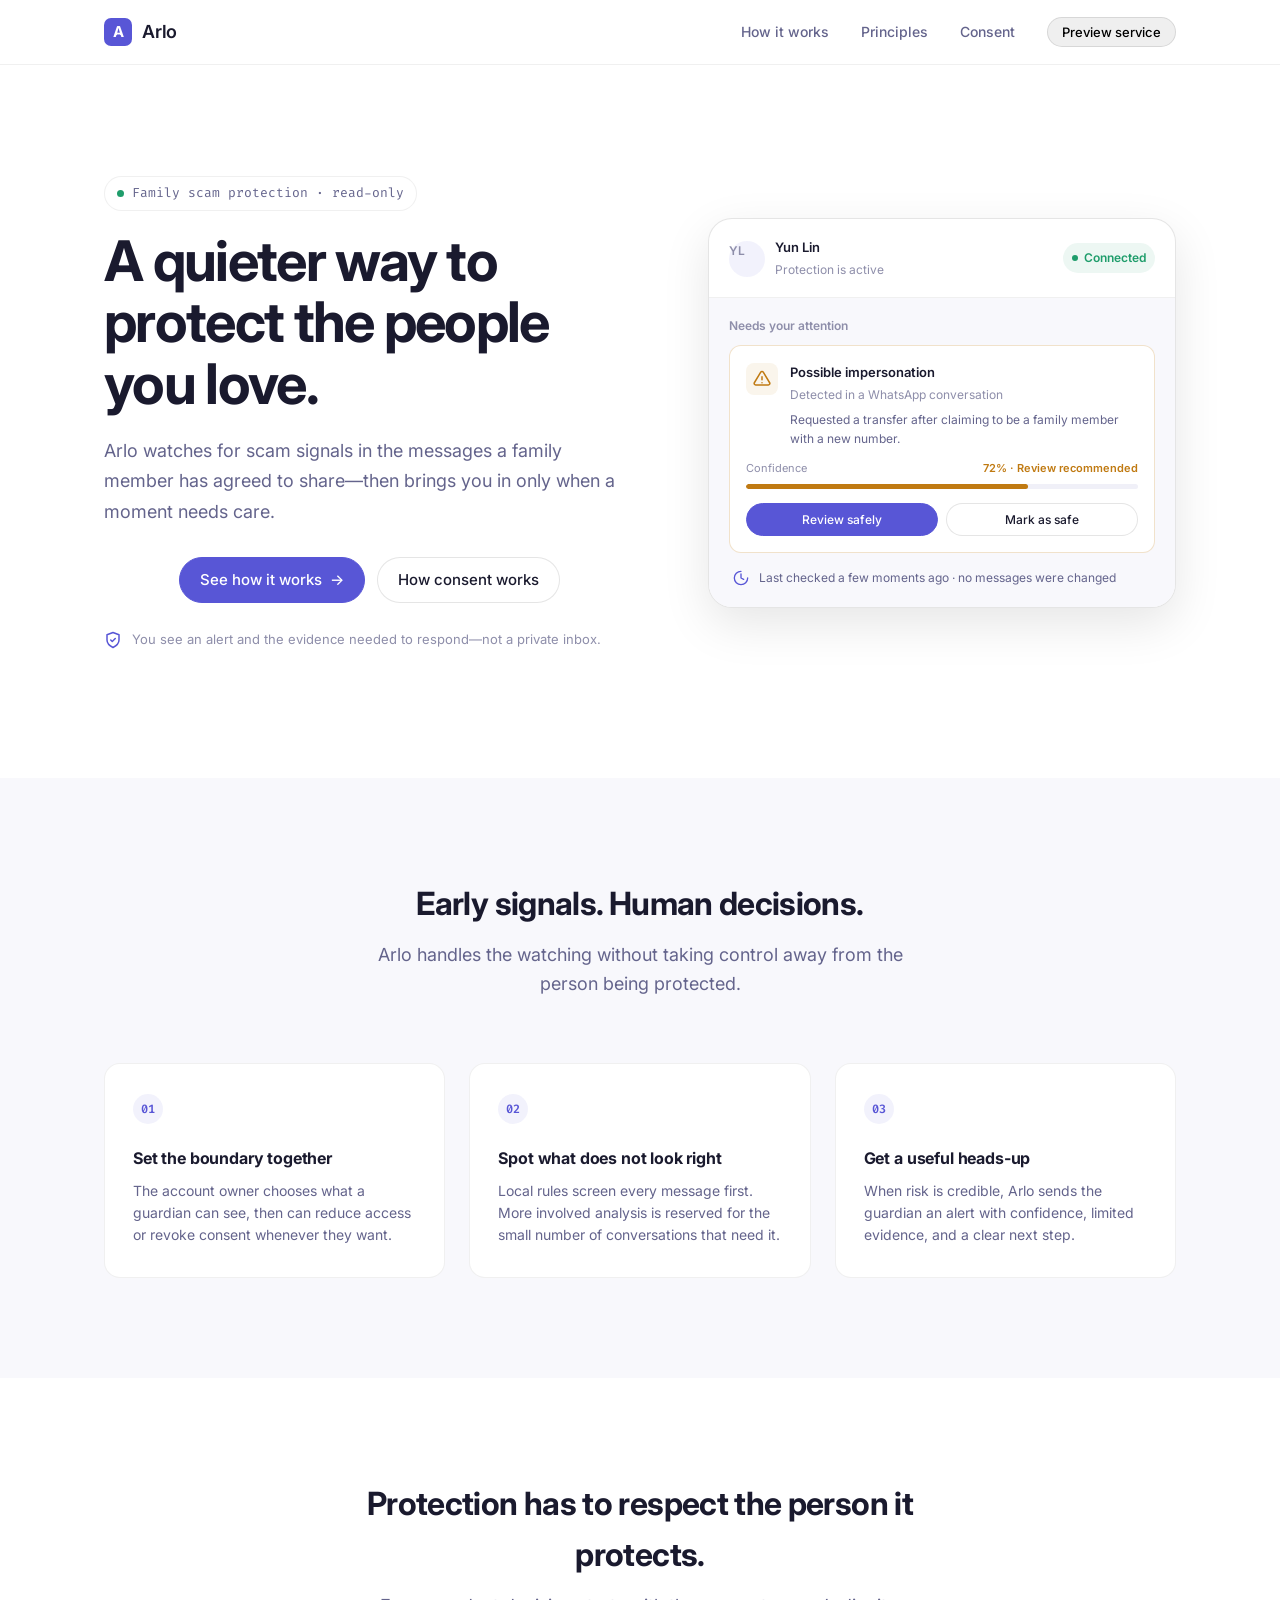
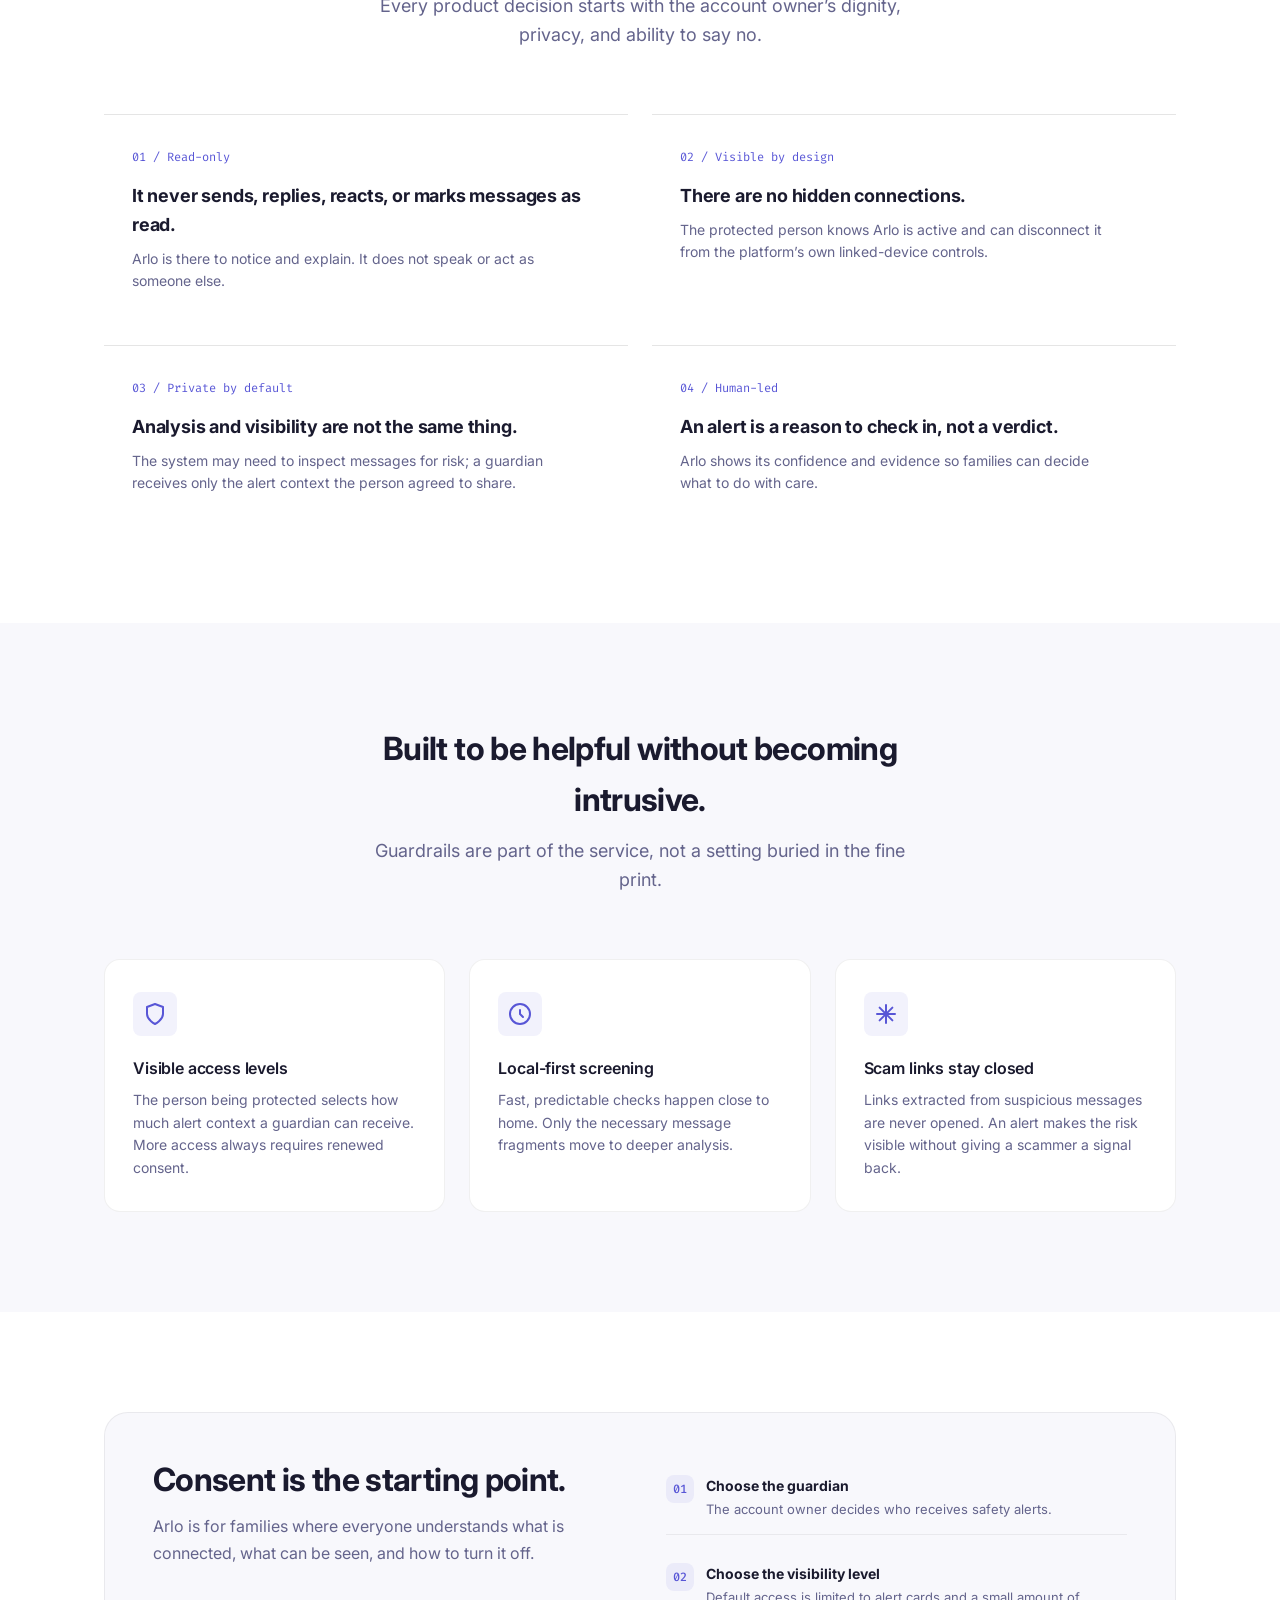
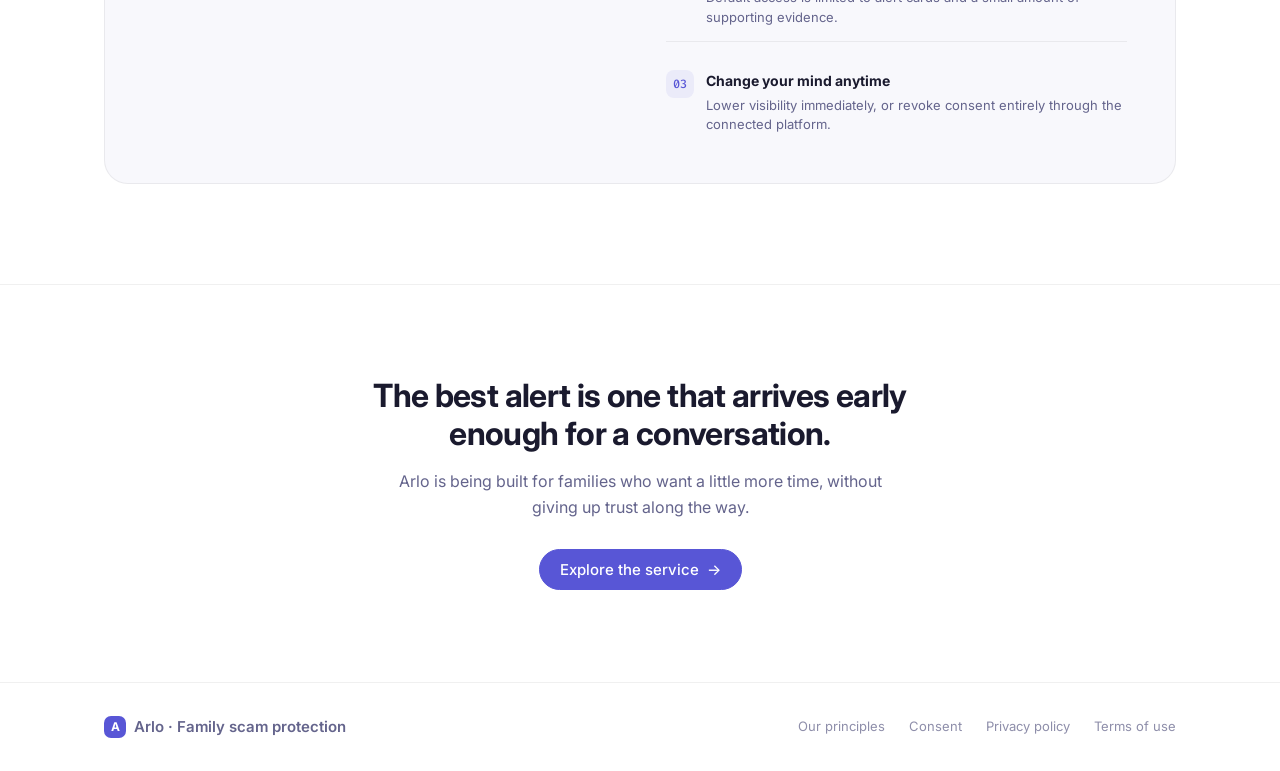
<file: index.html>
<!doctype html>
<html lang="en">
  <head>
    <meta charset="utf-8" />
    <meta name="viewport" content="width=device-width, initial-scale=1" />
    <meta name="description" content="Arlo helps families spot scam signals early while keeping the protected person's privacy in control." />
    <title>Arlo — a quieter way to protect family</title>
    <link rel="icon" href="assets/favicon.svg" type="image/svg+xml" />
    <link rel="stylesheet" href="vendor/arlo/styles.css" />
    <style>
      .brand-mark { display:grid; place-items:center; width:28px; height:28px; border-radius:var(--radius-mark); background:var(--color-accent); color:#fff; font-size:15px; font-weight:700; letter-spacing:-.08em; }
      .hero-product { padding:144px 0 96px; overflow:hidden; }
      .hero-product .container { display:grid; grid-template-columns:minmax(0, 1fr) minmax(430px, .88fr); align-items:center; gap:72px; }
      .hero-copy { padding:32px 0; }
      .eyebrow { display:inline-flex; align-items:center; gap:8px; padding:6px 12px; border:1px solid var(--color-border); border-radius:var(--radius-pill); background:var(--color-bg); color:var(--color-text-secondary); font-family:var(--font-mono); font-size:var(--fs-xs); }
      .eyebrow-dot { width:7px; height:7px; border-radius:50%; background:var(--color-success); }
      .hero-copy h1 { max-width:620px; margin:20px 0; font-size:3.5rem; font-weight:700; line-height:1.1; letter-spacing:-.03em; }
      .hero-copy p { max-width:560px; margin:0 0 30px; color:var(--color-text-secondary); font-size:1.125rem; line-height:1.7; }
      .trust-line { display:flex; align-items:center; gap:10px; margin-top:26px; color:var(--color-text-tertiary); font-size:13px; }
      .trust-line svg { color:var(--color-accent); flex:0 0 auto; }
      .monitor-card { overflow:hidden; background:var(--color-bg); border:1px solid var(--color-border-strong); border-radius:var(--radius-xl); box-shadow:var(--shadow-xl); }
      .monitor-top { display:flex; align-items:center; justify-content:space-between; padding:18px 20px; border-bottom:1px solid var(--color-border); }
      .monitor-person { display:flex; align-items:center; gap:10px; }
      .person-avatar { display:grid; place-items:center; width:36px; height:36px; border-radius:50%; background:var(--color-accent-light); color:var(--color-accent); font-size:13px; font-weight:600; }
      .monitor-person strong, .alert-copy strong { display:block; font-size:13px; font-weight:600; }
      .monitor-person span, .alert-copy span { display:block; margin-top:2px; color:var(--color-text-tertiary); font-size:12px; }
      .status { display:inline-flex; align-items:center; gap:6px; padding:5px 9px; border-radius:var(--radius-pill); background:var(--color-success-light); color:var(--color-success); font-size:12px; font-weight:600; }
      .status i { width:6px; height:6px; border-radius:50%; background:currentColor; }
      .monitor-body { padding:18px 20px 20px; background:var(--color-bg-secondary); }
      .monitor-label { margin:0 0 10px; color:var(--color-text-tertiary); font-size:12px; font-weight:600; }
      .alert-surface { padding:16px; border:1px solid rgba(192,122,18,.22); border-radius:12px; background:#fff; }
      .alert-line { display:flex; align-items:flex-start; gap:12px; }
      .alert-icon { display:grid; place-items:center; flex:0 0 auto; width:32px; height:32px; border-radius:8px; background:var(--color-warning-light); color:var(--color-warning); }
      .alert-copy { flex:1; }
      .alert-copy p { margin:7px 0 0; color:var(--color-text-secondary); font-size:12px; line-height:1.55; }
      .confidence { margin-top:12px; }
      .confidence-row { display:flex; justify-content:space-between; margin-bottom:6px; color:var(--color-text-tertiary); font-size:11px; }
      .confidence-row b { color:var(--color-warning); font-weight:600; }
      .track { height:5px; overflow:hidden; border-radius:99px; background:var(--color-bg-tertiary); }
      .track span { display:block; width:72%; height:100%; border-radius:inherit; background:var(--color-warning); }
      .monitor-actions { display:flex; gap:8px; margin-top:14px; }
      .mini-button { flex:1; padding:8px; border:1px solid var(--color-border-strong); border-radius:var(--radius-pill); background:var(--color-bg); color:var(--color-text-primary); font:500 12px var(--font-sans); }
      .mini-button:first-child { border-color:var(--color-accent); background:var(--color-accent); color:#fff; }
      .activity { display:flex; align-items:center; gap:10px; padding:15px 4px 0; color:var(--color-text-secondary); font-size:12px; }
      .activity svg { color:var(--color-accent); }
      .guardrail { padding:28px; border:1px solid var(--color-border); border-radius:var(--radius-lg); background:var(--color-bg); }
      .guardrail h3 { margin:0 0 20px; font-size:1rem; letter-spacing:-.01em; }
      .guardrail-list { display:grid; gap:14px; margin:0; padding:0; list-style:none; }
      .guardrail-list li { display:flex; gap:10px; color:var(--color-text-secondary); font-size:14px; line-height:1.5; }
      .guardrail-list svg { flex:0 0 auto; color:var(--color-success); margin-top:1px; }
      .guardrail-note { margin:20px 0 0; padding-top:18px; border-top:1px solid var(--color-border); color:var(--color-text-tertiary); font-size:12px; line-height:1.6; }
      .principles { padding:100px 0; }
      .principle-grid { display:grid; grid-template-columns:repeat(2, 1fr); gap:24px; }
      .principle { padding:28px; border-top:1px solid var(--color-border-strong); }
      .principle-number { color:var(--color-accent); font-family:var(--font-mono); font-size:12px; }
      .principle h3 { margin:14px 0 8px; font-size:1.125rem; letter-spacing:-.01em; }
      .principle p { max-width:440px; margin:0; color:var(--color-text-secondary); font-size:14px; line-height:1.6; }
      .workflow { padding:100px 0; background:var(--color-bg-secondary); }
      .workflow-grid { display:grid; grid-template-columns:repeat(3, 1fr); gap:24px; }
      .workflow-card { position:relative; padding:30px 28px; border:1px solid var(--color-border); border-radius:var(--radius-lg); background:var(--color-bg); }
      .workflow-step { display:grid; place-items:center; width:30px; height:30px; margin-bottom:22px; border-radius:50%; background:var(--color-accent-light); color:var(--color-accent); font:600 12px var(--font-mono); }
      .workflow-card h3 { margin:0 0 8px; font-size:1rem; letter-spacing:-.01em; }
      .workflow-card p { margin:0; color:var(--color-text-secondary); font-size:14px; line-height:1.6; }
      .privacy { padding:100px 0; }
      .privacy-panel { display:grid; grid-template-columns:1fr 1fr; gap:52px; padding:48px; border:1px solid var(--color-border); border-radius:var(--radius-xl); background:var(--color-bg-secondary); }
      .privacy-panel h2 { margin:0 0 14px; font-size:2rem; line-height:1.2; letter-spacing:-.02em; }
      .privacy-panel > div > p { max-width:480px; margin:0; color:var(--color-text-secondary); font-size:16px; line-height:1.65; }
      .consent-points { display:grid; gap:14px; }
      .consent-point { display:flex; gap:12px; padding:14px 0; border-bottom:1px solid var(--color-border); }
      .consent-point:last-child { border:0; padding-bottom:0; }
      .consent-point span { display:grid; place-items:center; flex:0 0 auto; width:28px; height:28px; border-radius:8px; background:var(--color-accent-light); color:var(--color-accent); font:500 12px var(--font-mono); }
      .consent-point strong { display:block; margin-bottom:3px; font-size:14px; }
      .consent-point p { margin:0; color:var(--color-text-secondary); font-size:13px; line-height:1.5; }
      .cta { padding:92px 0; border-top:1px solid var(--color-border); text-align:center; }
      .cta h2 { max-width:600px; margin:0 auto 16px; font-size:2rem; line-height:1.2; letter-spacing:-.02em; }
      .cta p { max-width:520px; margin:0 auto 28px; color:var(--color-text-secondary); font-size:16px; line-height:1.6; }
      .modal { width:min(440px, calc(100% - 32px)); padding:0; border:1px solid var(--color-border); border-radius:var(--radius-lg); box-shadow:var(--shadow-xl); color:var(--color-text-primary); }
      .modal::backdrop { background:var(--color-scrim); }
      .modal-inner { padding:28px; }
      .modal h2 { margin:0 0 10px; font-size:1.25rem; letter-spacing:-.02em; }
      .modal p { margin:0 0 22px; color:var(--color-text-secondary); line-height:1.6; }
      .modal-actions { display:flex; justify-content:flex-end; gap:10px; }
      @media (max-width:900px) { .hero-product .container { grid-template-columns:1fr; gap:28px; } .hero-copy { padding-bottom:0; text-align:center; } .hero-copy h1, .hero-copy p { margin-left:auto; margin-right:auto; } .trust-line { justify-content:center; } .monitor-card { max-width:560px; width:100%; margin:0 auto; } .privacy-panel { grid-template-columns:1fr; gap:32px; } }
      @media (max-width:640px) { .hero-product { padding:116px 0 64px; } .hero-copy h1 { font-size:2.5rem; } .principle-grid, .workflow-grid { grid-template-columns:1fr; } .privacy-panel { padding:28px 24px; } .privacy-panel h2 { font-size:1.75rem; } }
    </style>
  </head>
  <body>
    <nav class="nav" aria-label="Primary navigation">
      <div class="container nav-inner">
        <a class="nav-brand" href="#top" aria-label="Arlo home"><span class="brand-mark" aria-hidden="true">A</span><span>Arlo</span></a>
        <button class="nav-toggle" type="button" aria-label="Toggle navigation" aria-expanded="false">
          <svg width="24" height="24" viewBox="0 0 24 24" fill="none" stroke="currentColor" stroke-width="2" stroke-linecap="round"><path d="M4 6h16M4 12h16M4 18h16" /></svg>
        </button>
        <div class="nav-links" id="nav-links">
          <a href="#how-it-works">How it works</a>
          <a href="#principles">Principles</a>
          <a href="#consent">Consent</a>
          <button class="btn btn-sm" type="button" data-open-dialog>Preview service</button>
        </div>
      </div>
    </nav>

    <main id="top">
      <section class="hero-product" aria-labelledby="hero-title">
        <div class="container">
          <div class="hero-copy">
            <span class="eyebrow"><span class="eyebrow-dot" aria-hidden="true"></span>Family scam protection · read-only</span>
            <h1 id="hero-title">A quieter way to protect the people you love.</h1>
            <p>Arlo watches for scam signals in the messages a family member has agreed to share—then brings you in only when a moment needs care.</p>
            <div class="hero-actions">
              <a class="btn btn-primary" href="#how-it-works">See how it works <span aria-hidden="true">→</span></a>
              <a class="btn btn-secondary" href="#consent">How consent works</a>
            </div>
            <div class="trust-line">
              <svg width="18" height="18" viewBox="0 0 24 24" fill="none" stroke="currentColor" stroke-width="2" stroke-linecap="round" stroke-linejoin="round" aria-hidden="true"><path d="M12 22s8-4 8-10V5l-8-3-8 3v7c0 6 8 10 8 10Z" /><path d="m9 12 2 2 4-4" /></svg>
              You see an alert and the evidence needed to respond—not a private inbox.
            </div>
          </div>

          <div class="monitor-card" aria-label="Example Arlo scam alert">
            <div class="monitor-top">
              <div class="monitor-person"><span class="person-avatar">YL</span><div><strong>Yun Lin</strong><span>Protection is active</span></div></div>
              <span class="status"><i></i>Connected</span>
            </div>
            <div class="monitor-body">
              <p class="monitor-label">Needs your attention</p>
              <div class="alert-surface">
                <div class="alert-line">
                  <span class="alert-icon" aria-hidden="true"><svg width="18" height="18" viewBox="0 0 24 24" fill="none" stroke="currentColor" stroke-width="2" stroke-linecap="round" stroke-linejoin="round"><path d="M10.3 2.9 1.8 17a2 2 0 0 0 1.7 3h17a2 2 0 0 0 1.7-3L13.7 2.9a2 2 0 0 0-3.4 0Z" /><path d="M12 9v4M12 17h.01" /></svg></span>
                  <div class="alert-copy"><strong>Possible impersonation</strong><span>Detected in a WhatsApp conversation</span><p>Requested a transfer after claiming to be a family member with a new number.</p></div>
                </div>
                <div class="confidence"><div class="confidence-row"><span>Confidence</span><b>72% · Review recommended</b></div><div class="track"><span></span></div></div>
                <div class="monitor-actions"><button class="mini-button" type="button">Review safely</button><button class="mini-button" type="button">Mark as safe</button></div>
              </div>
              <div class="activity"><svg width="16" height="16" viewBox="0 0 24 24" fill="none" stroke="currentColor" stroke-width="2" stroke-linecap="round" stroke-linejoin="round" aria-hidden="true"><path d="M12 2a10 10 0 1 0 10 10" /><path d="M12 6v6l4 2" /></svg>Last checked a few moments ago · no messages were changed</div>
            </div>
          </div>
        </div>
      </section>

      <section class="workflow" id="how-it-works" aria-labelledby="workflow-title">
        <div class="container">
          <header class="section-header"><h2 id="workflow-title">Early signals. Human decisions.</h2><p>Arlo handles the watching without taking control away from the person being protected.</p></header>
          <div class="workflow-grid">
            <article class="workflow-card"><span class="workflow-step">01</span><h3>Set the boundary together</h3><p>The account owner chooses what a guardian can see, then can reduce access or revoke consent whenever they want.</p></article>
            <article class="workflow-card"><span class="workflow-step">02</span><h3>Spot what does not look right</h3><p>Local rules screen every message first. More involved analysis is reserved for the small number of conversations that need it.</p></article>
            <article class="workflow-card"><span class="workflow-step">03</span><h3>Get a useful heads-up</h3><p>When risk is credible, Arlo sends the guardian an alert with confidence, limited evidence, and a clear next step.</p></article>
          </div>
        </div>
      </section>

      <section class="principles" id="principles" aria-labelledby="principles-title">
        <div class="container">
          <header class="section-header"><h2 id="principles-title">Protection has to respect the person it protects.</h2><p>Every product decision starts with the account owner’s dignity, privacy, and ability to say no.</p></header>
          <div class="principle-grid">
            <article class="principle"><span class="principle-number">01 / Read-only</span><h3>It never sends, replies, reacts, or marks messages as read.</h3><p>Arlo is there to notice and explain. It does not speak or act as someone else.</p></article>
            <article class="principle"><span class="principle-number">02 / Visible by design</span><h3>There are no hidden connections.</h3><p>The protected person knows Arlo is active and can disconnect it from the platform’s own linked-device controls.</p></article>
            <article class="principle"><span class="principle-number">03 / Private by default</span><h3>Analysis and visibility are not the same thing.</h3><p>The system may need to inspect messages for risk; a guardian receives only the alert context the person agreed to share.</p></article>
            <article class="principle"><span class="principle-number">04 / Human-led</span><h3>An alert is a reason to check in, not a verdict.</h3><p>Arlo shows its confidence and evidence so families can decide what to do with care.</p></article>
          </div>
        </div>
      </section>

      <section class="features" aria-labelledby="guardrails-title">
        <div class="container">
          <header class="section-header"><h2 id="guardrails-title">Built to be helpful without becoming intrusive.</h2><p>Guardrails are part of the service, not a setting buried in the fine print.</p></header>
          <div class="features-grid">
            <article class="feature-card"><span class="feature-icon" aria-hidden="true"><svg width="24" height="24" viewBox="0 0 24 24" fill="none" stroke="currentColor" stroke-width="2" stroke-linecap="round" stroke-linejoin="round"><path d="M12 22s8-4 8-10V5l-8-3-8 3v7c0 6 8 10 8 10Z" /></svg></span><h3>Visible access levels</h3><p>The person being protected selects how much alert context a guardian can receive. More access always requires renewed consent.</p></article>
            <article class="feature-card"><span class="feature-icon" aria-hidden="true"><svg width="24" height="24" viewBox="0 0 24 24" fill="none" stroke="currentColor" stroke-width="2" stroke-linecap="round" stroke-linejoin="round"><circle cx="12" cy="12" r="10" /><path d="M12 8v4l3 3" /></svg></span><h3>Local-first screening</h3><p>Fast, predictable checks happen close to home. Only the necessary message fragments move to deeper analysis.</p></article>
            <article class="feature-card"><span class="feature-icon" aria-hidden="true"><svg width="24" height="24" viewBox="0 0 24 24" fill="none" stroke="currentColor" stroke-width="2" stroke-linecap="round" stroke-linejoin="round"><path d="M12 3v18M3 12h18" /><path d="M5.6 5.6 18.4 18.4M18.4 5.6 5.6 18.4" /></svg></span><h3>Scam links stay closed</h3><p>Links extracted from suspicious messages are never opened. An alert makes the risk visible without giving a scammer a signal back.</p></article>
          </div>
        </div>
      </section>

      <section class="privacy" id="consent" aria-labelledby="consent-title">
        <div class="container">
          <div class="privacy-panel">
            <div><h2 id="consent-title">Consent is the starting point.</h2><p>Arlo is for families where everyone understands what is connected, what can be seen, and how to turn it off.</p></div>
            <div class="consent-points">
              <div class="consent-point"><span>01</span><div><strong>Choose the guardian</strong><p>The account owner decides who receives safety alerts.</p></div></div>
              <div class="consent-point"><span>02</span><div><strong>Choose the visibility level</strong><p>Default access is limited to alert cards and a small amount of supporting evidence.</p></div></div>
              <div class="consent-point"><span>03</span><div><strong>Change your mind anytime</strong><p>Lower visibility immediately, or revoke consent entirely through the connected platform.</p></div></div>
            </div>
          </div>
        </div>
      </section>

      <section class="cta" aria-labelledby="cta-title">
        <div class="container"><h2 id="cta-title">The best alert is one that arrives early enough for a conversation.</h2><p>Arlo is being built for families who want a little more time, without giving up trust along the way.</p><button class="btn btn-primary" type="button" data-open-dialog>Explore the service <span aria-hidden="true">→</span></button></div>
      </section>
    </main>

    <footer class="footer"><div class="container footer-inner"><div class="footer-brand"><span class="brand-mark" aria-hidden="true" style="width:22px;height:22px;font-size:12px">A</span><span>Arlo · Family scam protection</span></div><div class="footer-links"><a href="#principles">Our principles</a><a href="#consent">Consent</a><a href="docs/privacy-policy.html">Privacy policy</a><a href="docs/terms-of-use.html">Terms of use</a></div></div></footer>

    <dialog class="modal" aria-labelledby="dialog-title">
      <div class="modal-inner"><h2 id="dialog-title">A service built with care.</h2><p>This standalone preview introduces Arlo’s approach to family scam protection. It does not collect information or connect to any accounts.</p><div class="modal-actions"><button class="btn btn-secondary" type="button" data-close-dialog>Close</button><a class="btn btn-primary" href="#principles" data-close-dialog>Read our principles</a></div></div>
    </dialog>

    <script>
      const toggle = document.querySelector('.nav-toggle');
      const links = document.querySelector('.nav-links');
      const dialog = document.querySelector('dialog');
      toggle.addEventListener('click', () => { const open = links.classList.toggle('open'); toggle.setAttribute('aria-expanded', String(open)); });
      document.querySelectorAll('.nav-links a').forEach((link) => link.addEventListener('click', () => { links.classList.remove('open'); toggle.setAttribute('aria-expanded', 'false'); }));
      document.querySelectorAll('[data-open-dialog]').forEach((button) => button.addEventListener('click', () => dialog.showModal()));
      document.querySelectorAll('[data-close-dialog]').forEach((button) => button.addEventListener('click', () => dialog.close()));
    </script>
  </body>
</html>
</file>
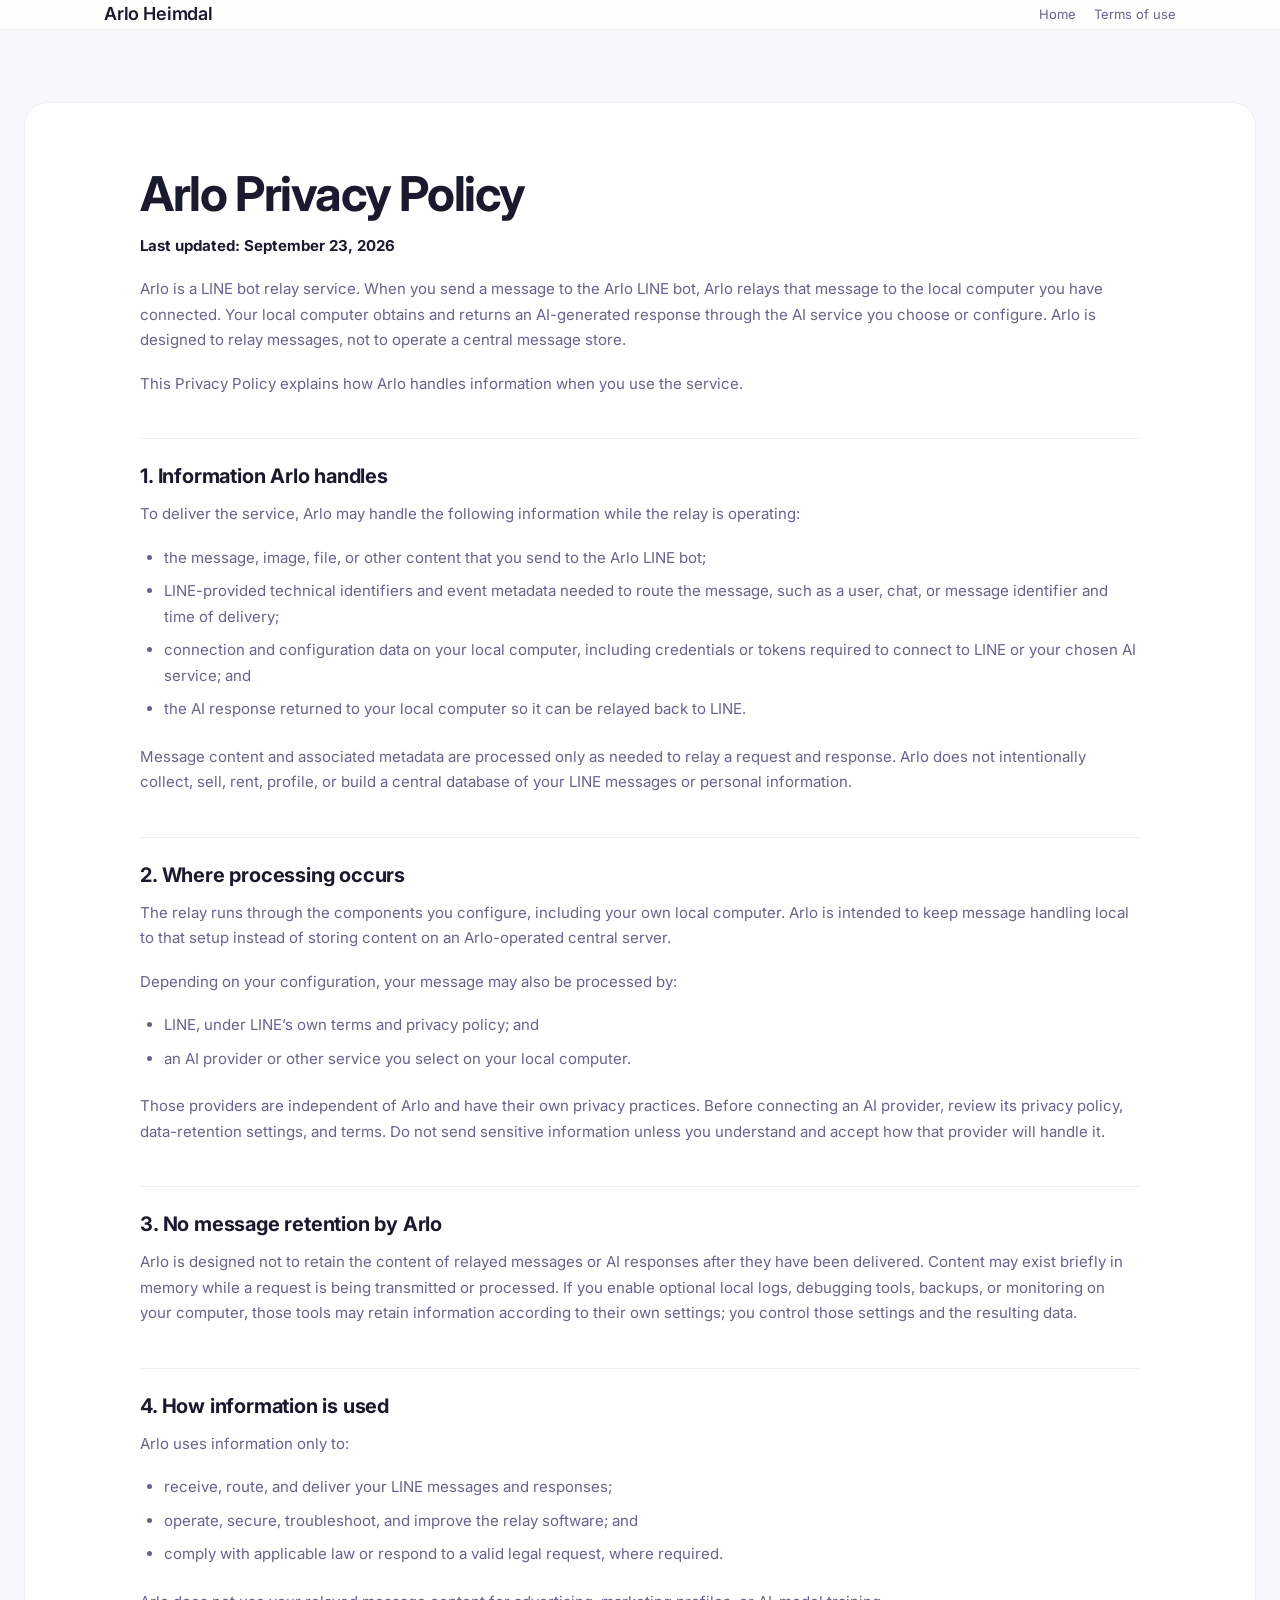
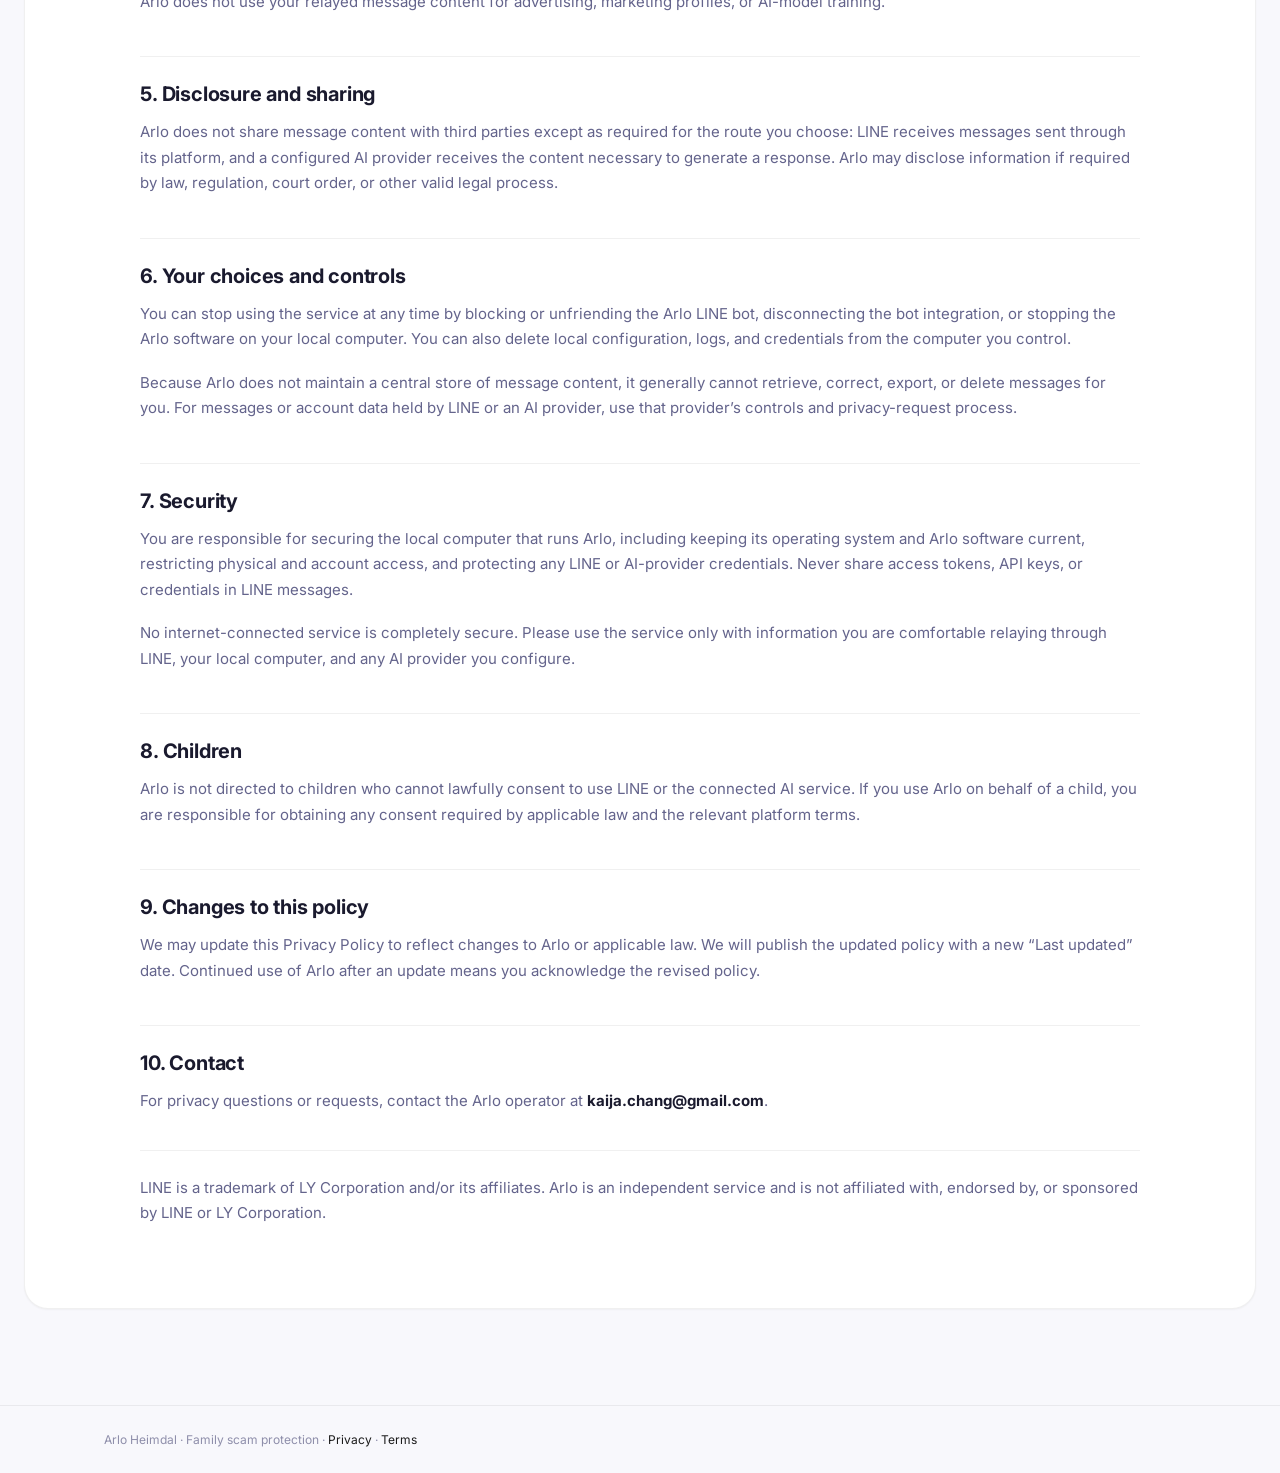
<file: docs/privacy-policy.html>
<!DOCTYPE html>
<html xmlns="http://www.w3.org/1999/xhtml">
<head>
  <meta charset="utf-8" />
  <meta name="generator" content="pandoc 3.10.1" />
  <meta name="viewport" content="width=device-width, initial-scale=1.0, user-scalable=yes" />
  <title>Arlo Privacy Policy</title>
  <link rel="stylesheet" href="../vendor/arlo/styles.css" />
  <link rel="stylesheet" href="legal.css" />
  <style>
    /* Default styles provided by pandoc.
    ** See https://pandoc.org/MANUAL.html#variables-for-html for config info.
    */
    html {
      color: #1a1a1a;
      background-color: #fdfdfd;
    }
    body {
      margin: 0 auto;
      max-width: 36em;
      padding-left: 50px;
      padding-right: 50px;
      padding-top: 50px;
      padding-bottom: 50px;
      hyphens: auto;
      overflow-wrap: break-word;
      text-rendering: optimizeLegibility;
      font-kerning: normal;
    }
    @media (max-width: 600px) {
      body {
        font-size: 0.9em;
        padding: 12px;
      }
      h1 {
        font-size: 1.8em;
      }
    }
    @media print {
      html {
        background-color: white;
      }
      body {
        background-color: transparent;
        color: black;
      }
      p, h2, h3 {
        orphans: 3;
        widows: 3;
      }
      h2, h3, h4 {
        page-break-after: avoid;
      }
    }
    p {
      margin: 1em 0;
    }
    a {
      color: #1a1a1a;
    }
    a:visited {
      color: #1a1a1a;
    }
    img {
      max-width: 100%;
    }
    svg {
      height: auto;
      max-width: 100%;
    }
    h1, h2, h3, h4, h5, h6 {
      margin-top: 1.4em;
    }
    h5, h6 {
      font-size: 1em;
      font-style: italic;
    }
    h6 {
      font-weight: normal;
    }
    ol, ul {
      padding-left: 1.7em;
      margin-top: 1em;
    }
    li > ol, li > ul {
      margin-top: 0;
    }
    blockquote {
      margin: 1em 0 1em 1.7em;
      padding-left: 1em;
      border-left: 2px solid #e6e6e6;
      color: #606060;
    }
    code {
      white-space: pre-wrap;
      font-family: Menlo, Monaco, Consolas, 'Lucida Console', monospace;
      font-size: 85%;
      margin: 0;
      hyphens: manual;
    }
    pre {
      margin: 1em 0;
      overflow: auto;
    }
    pre code {
      padding: 0;
      overflow: visible;
      overflow-wrap: normal;
    }
    .sourceCode {
     background-color: transparent;
     overflow: visible;
    }
    hr {
      border: none;
      border-top: 1px solid #1a1a1a;
      height: 1px;
      margin: 1em 0;
    }
    table {
      margin: 1em 0;
      border-collapse: collapse;
      width: 100%;
      overflow-x: auto;
      display: block;
      font-variant-numeric: lining-nums tabular-nums;
    }
    table caption {
      margin-bottom: 0.75em;
    }
    tbody {
      margin-top: 0.5em;
      border-top: 1px solid #1a1a1a;
      border-bottom: 1px solid #1a1a1a;
    }
    th {
      border-top: 1px solid #1a1a1a;
      padding: 0.25em 0.5em 0.25em 0.5em;
    }
    td {
      padding: 0.125em 0.5em 0.25em 0.5em;
    }
    header {
      margin-bottom: 4em;
      text-align: center;
    }
    #TOC li {
      list-style: none;
    }
    #TOC ul {
      padding-left: 1.3em;
    }
    #TOC > ul {
      padding-left: 0;
    }
    #TOC a:not(:hover) {
      text-decoration: none;
    }
    span.smallcaps{font-variant: small-caps;}
    div.columns{display: flex; gap: 1.5em;}
    div.column{flex: auto;}
    @media screen {
    div.columns{gap: min(4vw, 1.5em);}
    div.column{overflow-x: auto;}
    }
    div.hanging-indent{margin-left: 1.5em; text-indent: -1.5em;}
    /* The extra [class] is a hack that increases specificity enough to
       override a similar rule in reveal.js */
    ul.task-list[class]{list-style: none;}
    ul.task-list li input[type="checkbox"] {
      font-size: inherit;
      width: 0.8em;
      margin: 0 0.8em 0.2em -1.6em;
      vertical-align: middle;
    }
    .display.math{display: block; text-align: center; margin: 0.5rem auto;}
  </style>
</head>
<body class="legal-page">
<nav class="nav" aria-label="Primary navigation"><div class="container legal-nav"><a class="nav-brand" href="../index.html" aria-label="Arlo Heimdal home"><span>Arlo Heimdal</span></a><div class="legal-nav-links"><a href="../index.html">Home</a><a href="terms-of-use.html">Terms of use</a></div></div></nav>
<main class="legal-main"><div class="container"><article class="legal-card">
<h1 id="arlo-privacy-policy">Arlo Privacy Policy</h1>
<p><strong>Last updated: September 23, 2026</strong></p>
<p>Arlo is a LINE bot relay service. When you send a message to the Arlo
LINE bot, Arlo relays that message to the local computer you have
connected. Your local computer obtains and returns an AI-generated
response through the AI service you choose or configure. Arlo is
designed to relay messages, not to operate a central message store.</p>
<p>This Privacy Policy explains how Arlo handles information when you
use the service.</p>
<h2 id="information-arlo-handles">1. Information Arlo handles</h2>
<p>To deliver the service, Arlo may handle the following information
while the relay is operating:</p>
<ul>
<li>the message, image, file, or other content that you send to the Arlo
LINE bot;</li>
<li>LINE-provided technical identifiers and event metadata needed to
route the message, such as a user, chat, or message identifier and time
of delivery;</li>
<li>connection and configuration data on your local computer, including
credentials or tokens required to connect to LINE or your chosen AI
service; and</li>
<li>the AI response returned to your local computer so it can be relayed
back to LINE.</li>
</ul>
<p>Message content and associated metadata are processed only as needed
to relay a request and response. Arlo does not intentionally collect,
sell, rent, profile, or build a central database of your LINE messages
or personal information.</p>
<h2 id="where-processing-occurs">2. Where processing occurs</h2>
<p>The relay runs through the components you configure, including your
own local computer. Arlo is intended to keep message handling local to
that setup instead of storing content on an Arlo-operated central
server.</p>
<p>Depending on your configuration, your message may also be processed
by:</p>
<ul>
<li>LINE, under LINE’s own terms and privacy policy; and</li>
<li>an AI provider or other service you select on your local
computer.</li>
</ul>
<p>Those providers are independent of Arlo and have their own privacy
practices. Before connecting an AI provider, review its privacy policy,
data-retention settings, and terms. Do not send sensitive information
unless you understand and accept how that provider will handle it.</p>
<h2 id="no-message-retention-by-arlo">3. No message retention by
Arlo</h2>
<p>Arlo is designed not to retain the content of relayed messages or AI
responses after they have been delivered. Content may exist briefly in
memory while a request is being transmitted or processed. If you enable
optional local logs, debugging tools, backups, or monitoring on your
computer, those tools may retain information according to their own
settings; you control those settings and the resulting data.</p>
<h2 id="how-information-is-used">4. How information is used</h2>
<p>Arlo uses information only to:</p>
<ul>
<li>receive, route, and deliver your LINE messages and responses;</li>
<li>operate, secure, troubleshoot, and improve the relay software;
and</li>
<li>comply with applicable law or respond to a valid legal request,
where required.</li>
</ul>
<p>Arlo does not use your relayed message content for advertising,
marketing profiles, or AI-model training.</p>
<h2 id="disclosure-and-sharing">5. Disclosure and sharing</h2>
<p>Arlo does not share message content with third parties except as
required for the route you choose: LINE receives messages sent through
its platform, and a configured AI provider receives the content
necessary to generate a response. Arlo may disclose information if
required by law, regulation, court order, or other valid legal
process.</p>
<h2 id="your-choices-and-controls">6. Your choices and controls</h2>
<p>You can stop using the service at any time by blocking or unfriending
the Arlo LINE bot, disconnecting the bot integration, or stopping the
Arlo software on your local computer. You can also delete local
configuration, logs, and credentials from the computer you control.</p>
<p>Because Arlo does not maintain a central store of message content, it
generally cannot retrieve, correct, export, or delete messages for you.
For messages or account data held by LINE or an AI provider, use that
provider’s controls and privacy-request process.</p>
<h2 id="security">7. Security</h2>
<p>You are responsible for securing the local computer that runs Arlo,
including keeping its operating system and Arlo software current,
restricting physical and account access, and protecting any LINE or
AI-provider credentials. Never share access tokens, API keys, or
credentials in LINE messages.</p>
<p>No internet-connected service is completely secure. Please use the
service only with information you are comfortable relaying through LINE,
your local computer, and any AI provider you configure.</p>
<h2 id="children">8. Children</h2>
<p>Arlo is not directed to children who cannot lawfully consent to use
LINE or the connected AI service. If you use Arlo on behalf of a child,
you are responsible for obtaining any consent required by applicable law
and the relevant platform terms.</p>
<h2 id="changes-to-this-policy">9. Changes to this policy</h2>
<p>We may update this Privacy Policy to reflect changes to Arlo or
applicable law. We will publish the updated policy with a new “Last
updated” date. Continued use of Arlo after an update means you
acknowledge the revised policy.</p>
<h2 id="contact">10. Contact</h2>
<p>For privacy questions or requests, contact the Arlo operator at
<strong>kaija.chang@gmail.com</strong>.</p>
<hr />
<p>LINE is a trademark of LY Corporation and/or its affiliates. Arlo is
an independent service and is not affiliated with, endorsed by, or
sponsored by LINE or LY Corporation.</p>
</article></div></main>
<footer class="legal-footer"><div class="container">Arlo Heimdal · Family scam protection · <a href="privacy-policy.html">Privacy</a> · <a href="terms-of-use.html">Terms</a></div></footer>
</body>
</html>
</file>
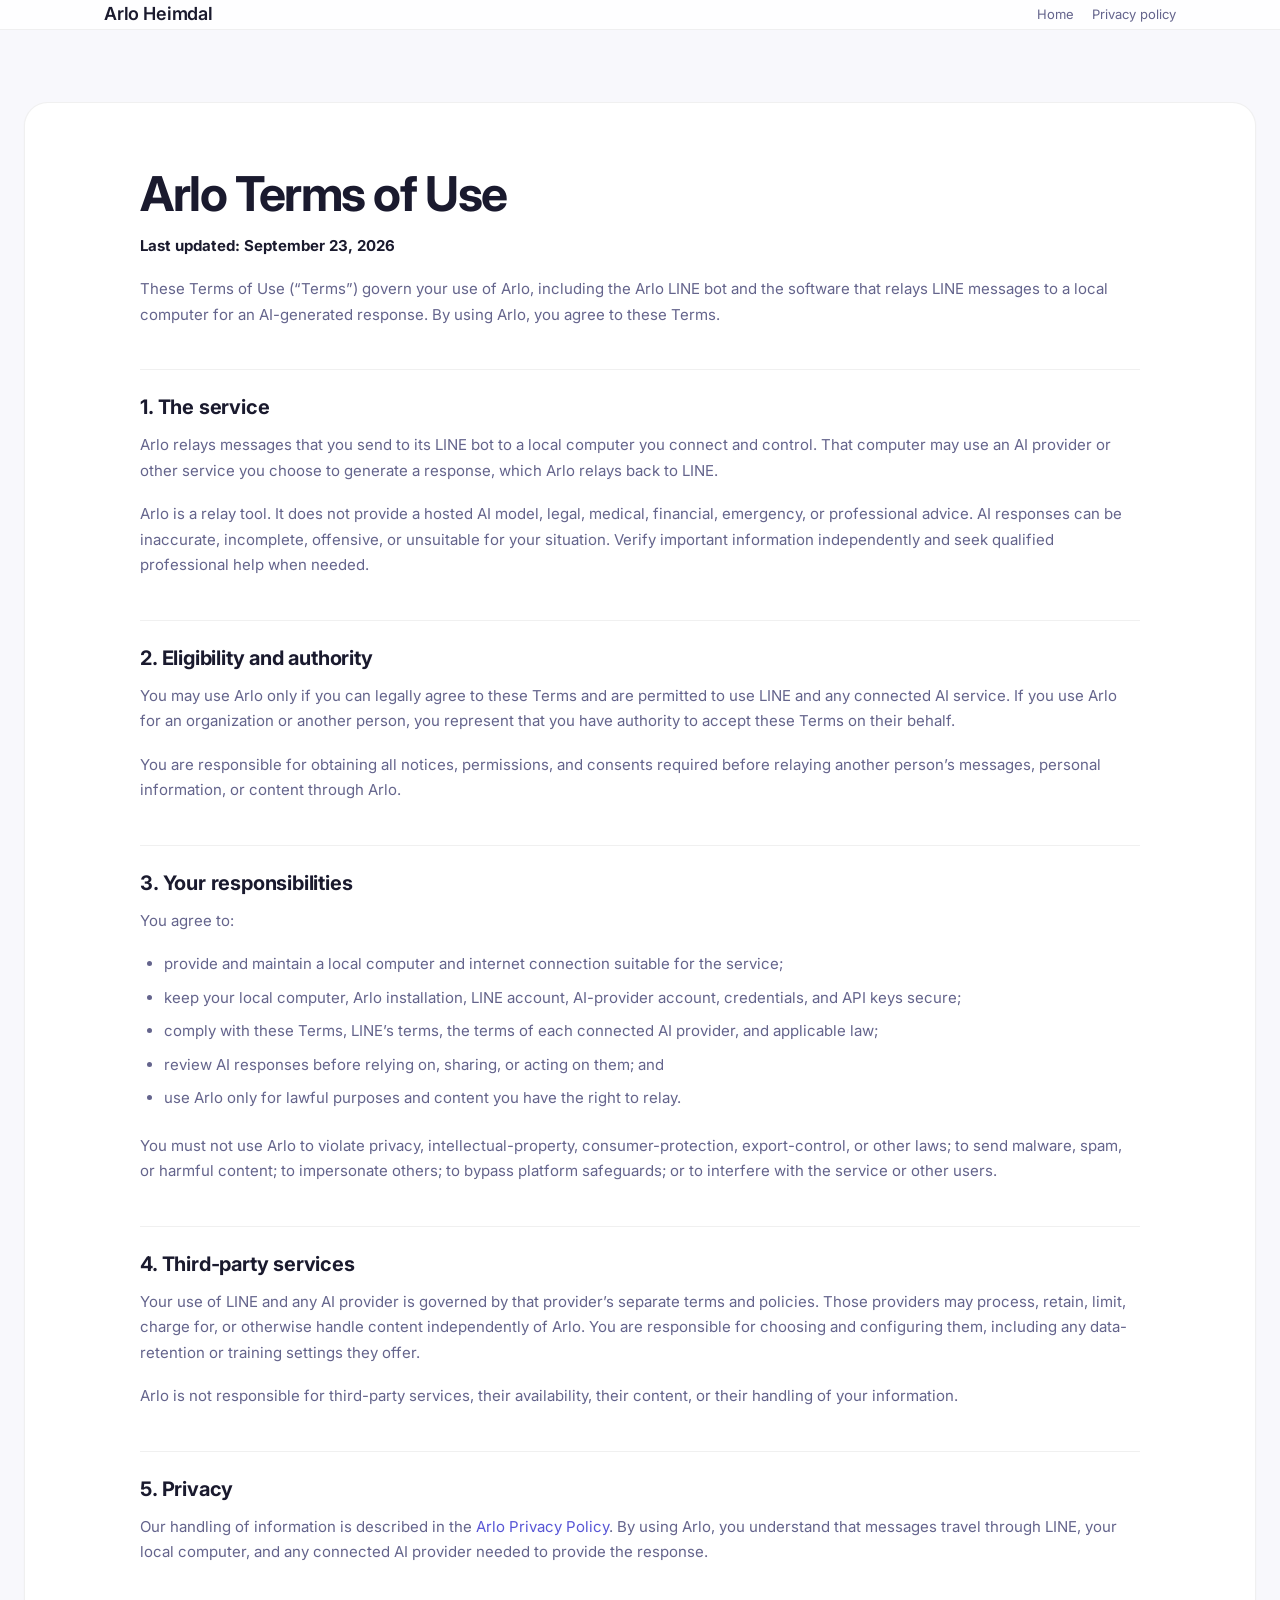
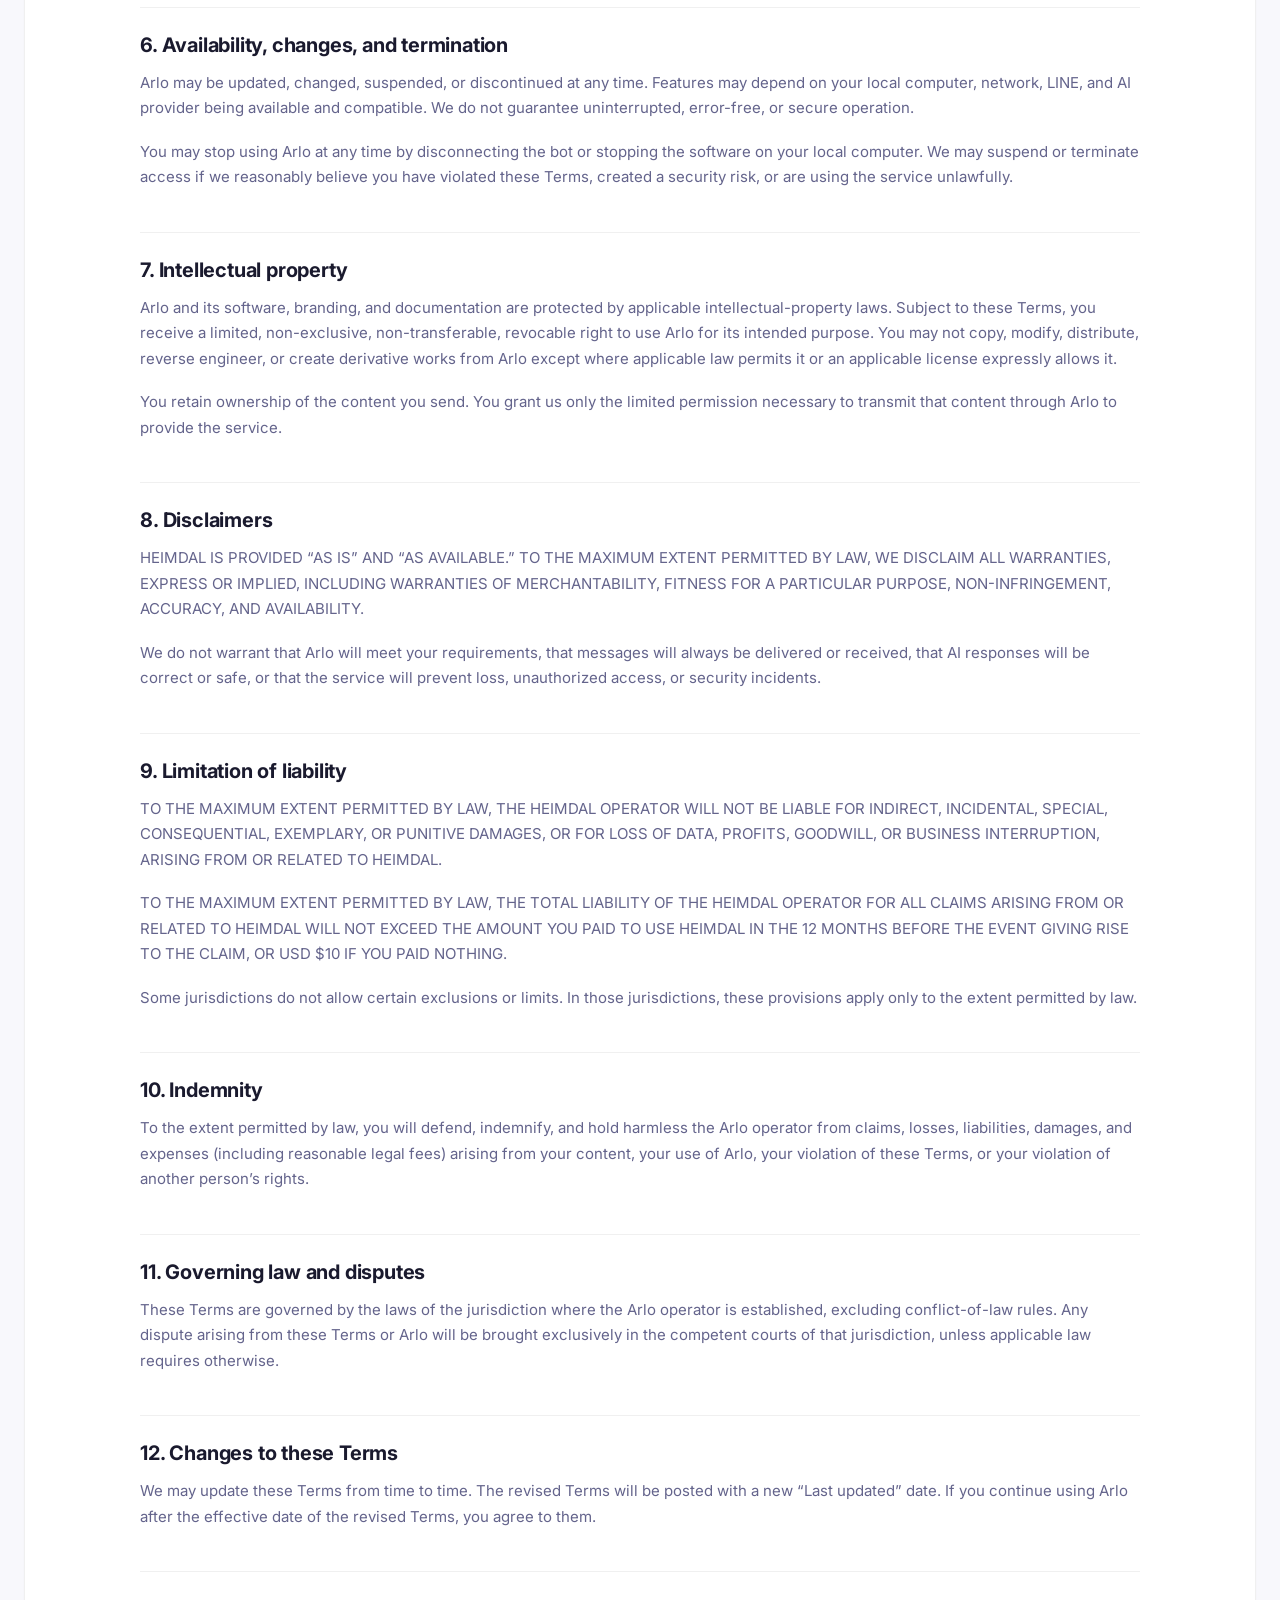
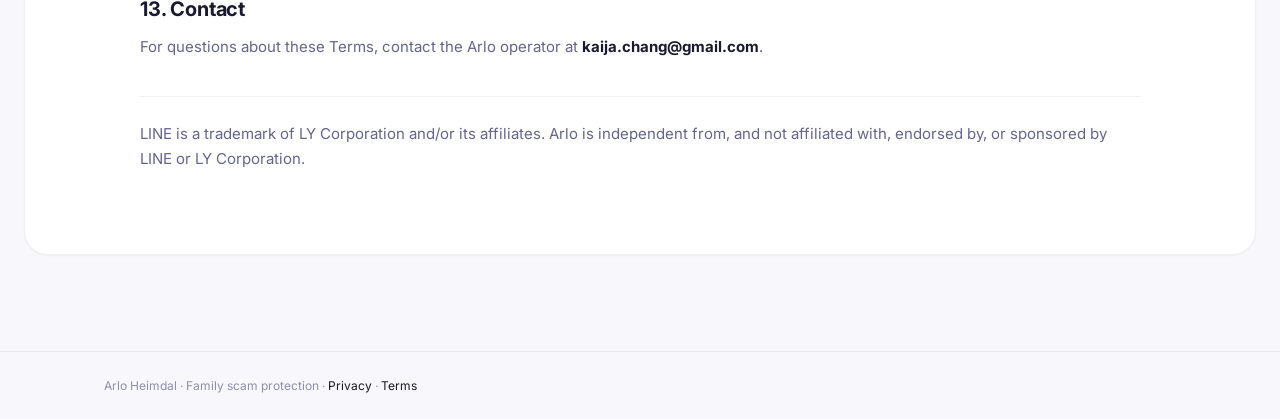
<file: docs/terms-of-use.html>
<!DOCTYPE html>
<html xmlns="http://www.w3.org/1999/xhtml">
<head>
  <meta charset="utf-8" />
  <meta name="generator" content="pandoc 3.10.1" />
  <meta name="viewport" content="width=device-width, initial-scale=1.0, user-scalable=yes" />
  <title>Arlo Terms of Use</title>
  <link rel="stylesheet" href="../vendor/arlo/styles.css" />
  <link rel="stylesheet" href="legal.css" />
  <style>
    /* Default styles provided by pandoc.
    ** See https://pandoc.org/MANUAL.html#variables-for-html for config info.
    */
    html {
      color: #1a1a1a;
      background-color: #fdfdfd;
    }
    body {
      margin: 0 auto;
      max-width: 36em;
      padding-left: 50px;
      padding-right: 50px;
      padding-top: 50px;
      padding-bottom: 50px;
      hyphens: auto;
      overflow-wrap: break-word;
      text-rendering: optimizeLegibility;
      font-kerning: normal;
    }
    @media (max-width: 600px) {
      body {
        font-size: 0.9em;
        padding: 12px;
      }
      h1 {
        font-size: 1.8em;
      }
    }
    @media print {
      html {
        background-color: white;
      }
      body {
        background-color: transparent;
        color: black;
      }
      p, h2, h3 {
        orphans: 3;
        widows: 3;
      }
      h2, h3, h4 {
        page-break-after: avoid;
      }
    }
    p {
      margin: 1em 0;
    }
    a {
      color: #1a1a1a;
    }
    a:visited {
      color: #1a1a1a;
    }
    img {
      max-width: 100%;
    }
    svg {
      height: auto;
      max-width: 100%;
    }
    h1, h2, h3, h4, h5, h6 {
      margin-top: 1.4em;
    }
    h5, h6 {
      font-size: 1em;
      font-style: italic;
    }
    h6 {
      font-weight: normal;
    }
    ol, ul {
      padding-left: 1.7em;
      margin-top: 1em;
    }
    li > ol, li > ul {
      margin-top: 0;
    }
    blockquote {
      margin: 1em 0 1em 1.7em;
      padding-left: 1em;
      border-left: 2px solid #e6e6e6;
      color: #606060;
    }
    code {
      white-space: pre-wrap;
      font-family: Menlo, Monaco, Consolas, 'Lucida Console', monospace;
      font-size: 85%;
      margin: 0;
      hyphens: manual;
    }
    pre {
      margin: 1em 0;
      overflow: auto;
    }
    pre code {
      padding: 0;
      overflow: visible;
      overflow-wrap: normal;
    }
    .sourceCode {
     background-color: transparent;
     overflow: visible;
    }
    hr {
      border: none;
      border-top: 1px solid #1a1a1a;
      height: 1px;
      margin: 1em 0;
    }
    table {
      margin: 1em 0;
      border-collapse: collapse;
      width: 100%;
      overflow-x: auto;
      display: block;
      font-variant-numeric: lining-nums tabular-nums;
    }
    table caption {
      margin-bottom: 0.75em;
    }
    tbody {
      margin-top: 0.5em;
      border-top: 1px solid #1a1a1a;
      border-bottom: 1px solid #1a1a1a;
    }
    th {
      border-top: 1px solid #1a1a1a;
      padding: 0.25em 0.5em 0.25em 0.5em;
    }
    td {
      padding: 0.125em 0.5em 0.25em 0.5em;
    }
    header {
      margin-bottom: 4em;
      text-align: center;
    }
    #TOC li {
      list-style: none;
    }
    #TOC ul {
      padding-left: 1.3em;
    }
    #TOC > ul {
      padding-left: 0;
    }
    #TOC a:not(:hover) {
      text-decoration: none;
    }
    span.smallcaps{font-variant: small-caps;}
    div.columns{display: flex; gap: 1.5em;}
    div.column{flex: auto;}
    @media screen {
    div.columns{gap: min(4vw, 1.5em);}
    div.column{overflow-x: auto;}
    }
    div.hanging-indent{margin-left: 1.5em; text-indent: -1.5em;}
    /* The extra [class] is a hack that increases specificity enough to
       override a similar rule in reveal.js */
    ul.task-list[class]{list-style: none;}
    ul.task-list li input[type="checkbox"] {
      font-size: inherit;
      width: 0.8em;
      margin: 0 0.8em 0.2em -1.6em;
      vertical-align: middle;
    }
    .display.math{display: block; text-align: center; margin: 0.5rem auto;}
  </style>
</head>
<body class="legal-page">
<nav class="nav" aria-label="Primary navigation"><div class="container legal-nav"><a class="nav-brand" href="../index.html" aria-label="Arlo Heimdal home"><span>Arlo Heimdal</span></a><div class="legal-nav-links"><a href="../index.html">Home</a><a href="privacy-policy.html">Privacy policy</a></div></div></nav>
<main class="legal-main"><div class="container"><article class="legal-card">
<h1 id="arlo-terms-of-use">Arlo Terms of Use</h1>
<p><strong>Last updated: September 23, 2026</strong></p>
<p>These Terms of Use (“Terms”) govern your use of Arlo, including the
Arlo LINE bot and the software that relays LINE messages to a local
computer for an AI-generated response. By using Arlo, you agree to these
Terms.</p>
<h2 id="the-service">1. The service</h2>
<p>Arlo relays messages that you send to its LINE bot to a local
computer you connect and control. That computer may use an AI provider
or other service you choose to generate a response, which Arlo relays
back to LINE.</p>
<p>Arlo is a relay tool. It does not provide a hosted AI model, legal,
medical, financial, emergency, or professional advice. AI responses can
be inaccurate, incomplete, offensive, or unsuitable for your situation.
Verify important information independently and seek qualified
professional help when needed.</p>
<h2 id="eligibility-and-authority">2. Eligibility and authority</h2>
<p>You may use Arlo only if you can legally agree to these Terms and are
permitted to use LINE and any connected AI service. If you use Arlo for
an organization or another person, you represent that you have authority
to accept these Terms on their behalf.</p>
<p>You are responsible for obtaining all notices, permissions, and
consents required before relaying another person’s messages, personal
information, or content through Arlo.</p>
<h2 id="your-responsibilities">3. Your responsibilities</h2>
<p>You agree to:</p>
<ul>
<li>provide and maintain a local computer and internet connection
suitable for the service;</li>
<li>keep your local computer, Arlo installation, LINE account,
AI-provider account, credentials, and API keys secure;</li>
<li>comply with these Terms, LINE’s terms, the terms of each connected
AI provider, and applicable law;</li>
<li>review AI responses before relying on, sharing, or acting on them;
and</li>
<li>use Arlo only for lawful purposes and content you have the right to
relay.</li>
</ul>
<p>You must not use Arlo to violate privacy, intellectual-property,
consumer-protection, export-control, or other laws; to send malware,
spam, or harmful content; to impersonate others; to bypass platform
safeguards; or to interfere with the service or other users.</p>
<h2 id="third-party-services">4. Third-party services</h2>
<p>Your use of LINE and any AI provider is governed by that provider’s
separate terms and policies. Those providers may process, retain, limit,
charge for, or otherwise handle content independently of Arlo. You are
responsible for choosing and configuring them, including any
data-retention or training settings they offer.</p>
<p>Arlo is not responsible for third-party services, their availability,
their content, or their handling of your information.</p>
<h2 id="privacy">5. Privacy</h2>
<p>Our handling of information is described in the <a
href="privacy-policy.html">Arlo Privacy Policy</a>. By using Arlo, you
understand that messages travel through LINE, your local computer, and
any connected AI provider needed to provide the response.</p>
<h2 id="availability-changes-and-termination">6. Availability, changes,
and termination</h2>
<p>Arlo may be updated, changed, suspended, or discontinued at any time.
Features may depend on your local computer, network, LINE, and AI
provider being available and compatible. We do not guarantee
uninterrupted, error-free, or secure operation.</p>
<p>You may stop using Arlo at any time by disconnecting the bot or
stopping the software on your local computer. We may suspend or
terminate access if we reasonably believe you have violated these Terms,
created a security risk, or are using the service unlawfully.</p>
<h2 id="intellectual-property">7. Intellectual property</h2>
<p>Arlo and its software, branding, and documentation are protected by
applicable intellectual-property laws. Subject to these Terms, you
receive a limited, non-exclusive, non-transferable, revocable right to
use Arlo for its intended purpose. You may not copy, modify, distribute,
reverse engineer, or create derivative works from Arlo except where
applicable law permits it or an applicable license expressly allows
it.</p>
<p>You retain ownership of the content you send. You grant us only the
limited permission necessary to transmit that content through Arlo to
provide the service.</p>
<h2 id="disclaimers">8. Disclaimers</h2>
<p>HEIMDAL IS PROVIDED “AS IS” AND “AS AVAILABLE.” TO THE MAXIMUM EXTENT
PERMITTED BY LAW, WE DISCLAIM ALL WARRANTIES, EXPRESS OR IMPLIED,
INCLUDING WARRANTIES OF MERCHANTABILITY, FITNESS FOR A PARTICULAR
PURPOSE, NON-INFRINGEMENT, ACCURACY, AND AVAILABILITY.</p>
<p>We do not warrant that Arlo will meet your requirements, that
messages will always be delivered or received, that AI responses will be
correct or safe, or that the service will prevent loss, unauthorized
access, or security incidents.</p>
<h2 id="limitation-of-liability">9. Limitation of liability</h2>
<p>TO THE MAXIMUM EXTENT PERMITTED BY LAW, THE HEIMDAL OPERATOR WILL NOT
BE LIABLE FOR INDIRECT, INCIDENTAL, SPECIAL, CONSEQUENTIAL, EXEMPLARY,
OR PUNITIVE DAMAGES, OR FOR LOSS OF DATA, PROFITS, GOODWILL, OR BUSINESS
INTERRUPTION, ARISING FROM OR RELATED TO HEIMDAL.</p>
<p>TO THE MAXIMUM EXTENT PERMITTED BY LAW, THE TOTAL LIABILITY OF THE
HEIMDAL OPERATOR FOR ALL CLAIMS ARISING FROM OR RELATED TO HEIMDAL WILL
NOT EXCEED THE AMOUNT YOU PAID TO USE HEIMDAL IN THE 12 MONTHS BEFORE
THE EVENT GIVING RISE TO THE CLAIM, OR USD $10 IF YOU PAID NOTHING.</p>
<p>Some jurisdictions do not allow certain exclusions or limits. In
those jurisdictions, these provisions apply only to the extent permitted
by law.</p>
<h2 id="indemnity">10. Indemnity</h2>
<p>To the extent permitted by law, you will defend, indemnify, and hold
harmless the Arlo operator from claims, losses, liabilities, damages,
and expenses (including reasonable legal fees) arising from your
content, your use of Arlo, your violation of these Terms, or your
violation of another person’s rights.</p>
<h2 id="governing-law-and-disputes">11. Governing law and disputes</h2>
<p>These Terms are governed by the laws of the jurisdiction where the
Arlo operator is established, excluding conflict-of-law rules. Any
dispute arising from these Terms or Arlo will be brought exclusively in
the competent courts of that jurisdiction, unless applicable law
requires otherwise.</p>
<h2 id="changes-to-these-terms">12. Changes to these Terms</h2>
<p>We may update these Terms from time to time. The revised Terms will
be posted with a new “Last updated” date. If you continue using Arlo
after the effective date of the revised Terms, you agree to them.</p>
<h2 id="contact">13. Contact</h2>
<p>For questions about these Terms, contact the Arlo operator at
<strong>kaija.chang@gmail.com</strong>.</p>
<hr />
<p>LINE is a trademark of LY Corporation and/or its affiliates. Arlo is
independent from, and not affiliated with, endorsed by, or sponsored by
LINE or LY Corporation.</p>
</article></div></main>
<footer class="legal-footer"><div class="container">Arlo Heimdal · Family scam protection · <a href="privacy-policy.html">Privacy</a> · <a href="terms-of-use.html">Terms</a></div></footer>
</body>
</html>
</file>
<file: vendor/arlo/styles.css>
@import url('tokens/fonts.css');
@import url('tokens/colors.css');
@import url('tokens/typography.css');
@import url('tokens/effects.css');
@import url('css/base.css');
@import url('css/components.css');
@import url('css/ui.css');
</file>
<file: docs/legal.css>
body.legal-page { min-height: 100vh; max-width: none; margin: 0; padding: 0; background: var(--color-bg-secondary); color: var(--color-text-primary); }
.legal-page .nav { position: relative; }
.legal-nav { display:flex; align-items:center; justify-content:space-between; gap:24px; }
.legal-nav .nav-brand { color: var(--color-text-primary); text-decoration:none; }
.legal-nav-links { display:flex; gap:18px; align-items:center; font-size:13px; }
.legal-nav-links a { color:var(--color-text-secondary); text-decoration:none; }
.legal-nav-links a:hover { color:var(--color-accent); }
.legal-main { padding:72px 0 96px; }
.legal-main > .container { max-width:1440px; }
.legal-card { width:100%; max-width:none; margin:0 auto; padding:64px clamp(40px, 9vw, 144px); border:1px solid var(--color-border); border-radius:var(--radius-xl); background:var(--color-bg); box-shadow:var(--shadow-sm); }
.legal-card .title-block-header { display:none; }
.legal-card h1 { margin:0 0 12px; color:var(--color-text-primary); font-size:clamp(2rem, 4vw, 3rem); line-height:1.12; letter-spacing:-.03em; }
.legal-card h2 { margin:42px 0 12px; padding-top:24px; border-top:1px solid var(--color-border); color:var(--color-text-primary); font-size:1.25rem; line-height:1.3; letter-spacing:-.01em; }
.legal-card p, .legal-card li { color:var(--color-text-secondary); font-size:15px; line-height:1.7; }
.legal-card p { margin:0 0 18px; }
.legal-card ul, .legal-card ol { margin:0 0 22px; padding-left:24px; }
.legal-card li { margin:0 0 8px; }
.legal-card a { color:var(--color-accent); }
.legal-card strong { color:var(--color-text-primary); }
.legal-card hr { margin:36px 0 24px; border:0; border-top:1px solid var(--color-border); }
.legal-footer { padding:24px 0; border-top:1px solid var(--color-border); color:var(--color-text-tertiary); font-size:12px; }
@media (max-width:700px) { .legal-main { padding:36px 0 56px; } .legal-main > .container { padding:0 12px; } .legal-card { max-width:none; padding:36px 28px; border-radius:var(--radius-lg); } .legal-nav-links { gap:10px; font-size:12px; } }
</file>
